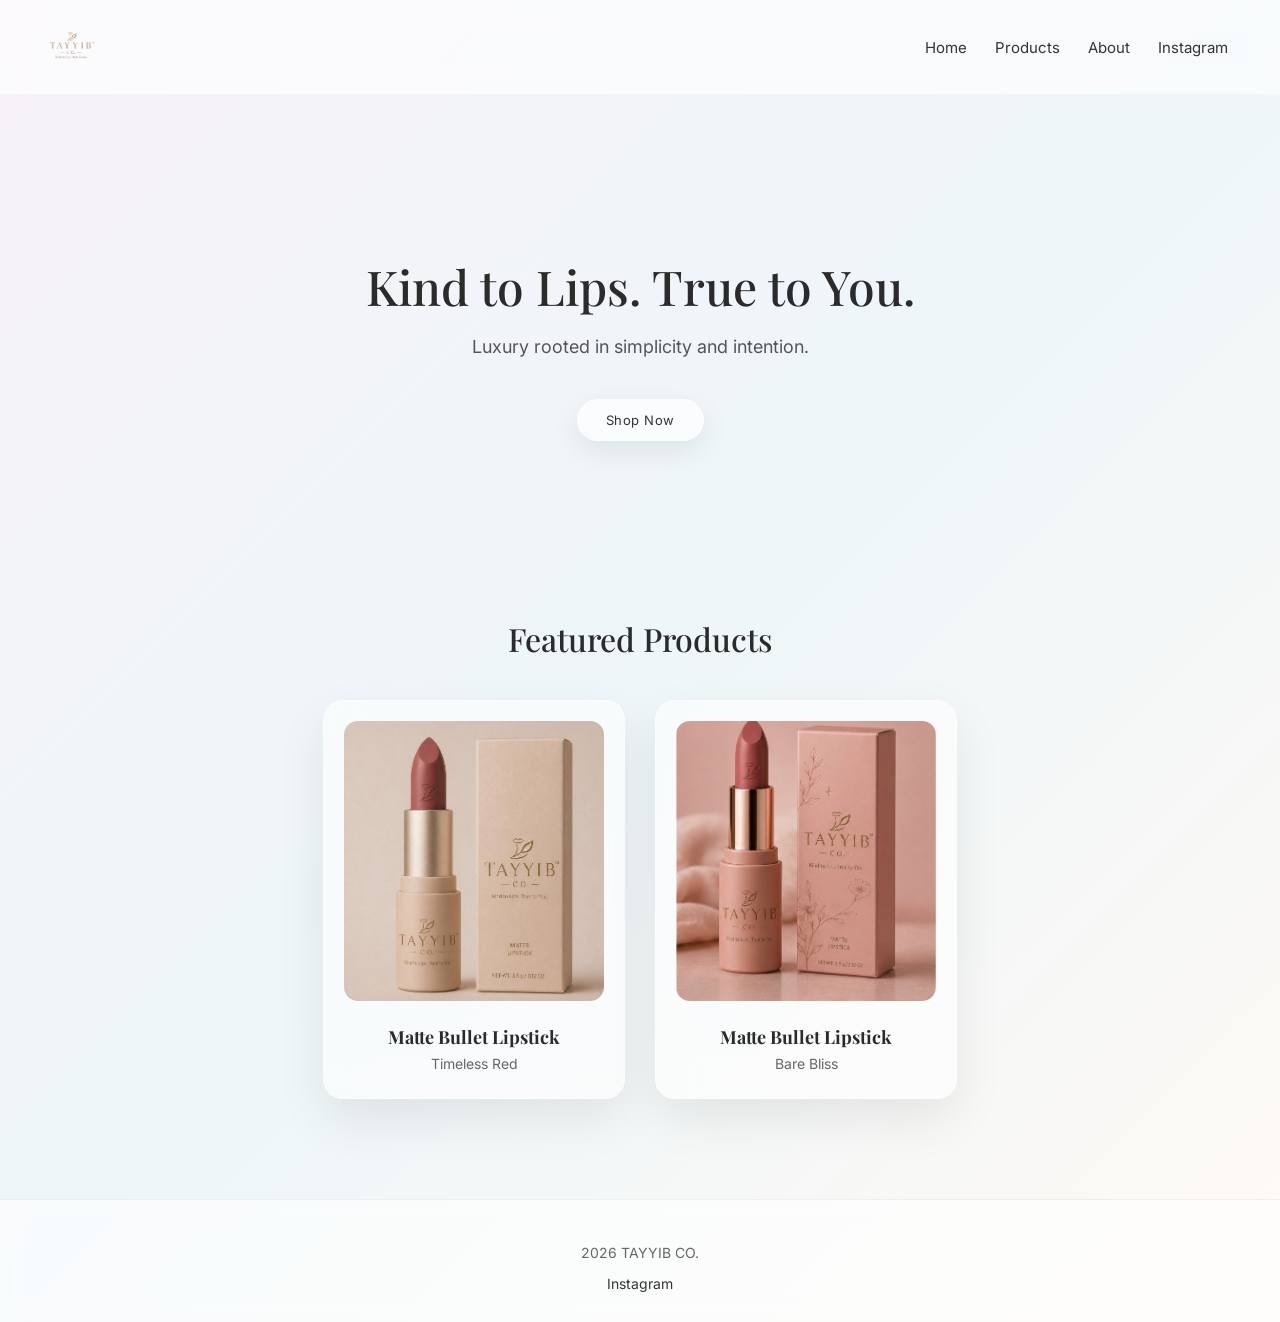
<file: index.html>
<!DOCTYPE html>
<html>
<head>
  <title>TAYYIB CO. | Kind to Lips. True to You.</title>

  <meta name="viewport" content="width=device-width, initial-scale=1.0">
  <meta name="description" content="TAYYIB CO. offers pure, ethical, and thoughtfully crafted beauty products.">

  <!-- Premium Google Font -->
  <link href="https://fonts.googleapis.com/css2?family=Playfair+Display:wght@400;600&family=Inter:wght@300;400&display=swap" rel="stylesheet">
  <link rel="stylesheet" href="style.css">

  <style>
    body {
      margin: 0;
      font-family: "Inter", sans-serif;
      background: linear-gradient(135deg, #f7f2f8, #eef6f9, #fffaf5);
      color: #2b2b2b;
    }

    /* HEADER */
    header {
      display: flex;
      justify-content: space-between;
      align-items: center;
      padding: 20px 40px;
      background: rgba(255,255,255,0.6);
      backdrop-filter: blur(12px);
      position: sticky;
      top: 0;
      z-index: 10;
    }

    .logo img {
      height: 50px;
    }

    nav a {
      margin: 0 12px;
      text-decoration: none;
      color: #333;
      font-weight: 400;
      transition: 0.3s;
    }

    nav a:hover {
      color: #a67c52;
    }

    /* HERO */
    .hero {
      text-align: center;
      padding: 120px 20px 90px;
    }

    .hero h1 {
      font-family: "Playfair Display", serif;
      font-size: 48px;
      margin-bottom: 15px;
      font-weight: 500;
    }

    .hero p {
      font-size: 18px;
      color: #555;
      margin-bottom: 30px;
    }

    .btn {
      display: inline-block;
      padding: 12px 28px;
      border-radius: 30px;
      background: rgba(255,255,255,0.7);
      backdrop-filter: blur(10px);
      border: 1px solid rgba(255,255,255,0.4);
      color: #333;
      text-decoration: none;
      transition: 0.3s;
      box-shadow: 0 10px 30px rgba(0,0,0,0.08);
    }

    .btn:hover {
      transform: translateY(-2px);
      background: rgba(255,255,255,0.9);
    }

    /* FEATURED */
    .featured {
      padding: 60px 20px 100px;
      text-align: center;
    }

    .featured h2 {
      font-family: "Playfair Display", serif;
      font-size: 32px;
      margin-bottom: 40px;
    }

    .grid {
      display: flex;
      justify-content: center;
      gap: 30px;
      flex-wrap: wrap;
    }

    .card {
      width: 260px;
      padding: 20px;
      border-radius: 20px;

      background: rgba(255,255,255,0.55);
      backdrop-filter: blur(16px);
      border: 1px solid rgba(255,255,255,0.4);

      box-shadow: 0 20px 50px rgba(0,0,0,0.08);
      transition: 0.4s ease;
    }

    .card:hover {
      transform: translateY(-6px);
      box-shadow: 0 30px 70px rgba(0,0,0,0.12);
    }

    .card img {
      width: 100%;
      border-radius: 14px;
      margin-bottom: 12px;
    }

    .card h3 {
      font-family: "Playfair Display", serif;
      margin: 8px 0 4px;
      font-size: 18px;
    }

    .card p {
      color: #666;
      font-size: 14px;
    }

    /* FOOTER */
    footer {
      text-align: center;
      padding: 30px;
      font-size: 14px;
      color: #666;
    }

    footer a {
      color: #333;
      text-decoration: none;
    }

    footer a:hover {
      color: #a67c52;
    }

    /* MOBILE */
    @media (max-width: 768px) {
      .hero h1 {
        font-size: 34px;
      }

      header {
        flex-direction: column;
      }
    }
  </style>
</head>

<body>

<header>
  <div class="logo">
    <img src="images/logo.png" alt="TAYYIB CO. Logo">
  </div>

  <nav>
    <a href="index.html">Home</a>
    <a href="products.html">Products</a>
    <a href="about.html">About</a>
    <a href="https://instagram.com/tayyibco.official" target="_blank">Instagram</a>
  </nav>
</header>

<section class="hero">
  <h1>Kind to Lips. True to You.</h1>
  <p>Luxury rooted in simplicity and intention.</p>
  <a href="products.html" class="btn">Shop Now</a>
</section>

<section class="featured">
  <h2>Featured Products</h2>

  <div class="grid">

    <div class="card">
      <img src="images/product1.jpg" alt="Timeless Red">
      <h3>Matte Bullet Lipstick</h3>
      <p>Timeless Red</p>
    </div>

    <div class="card">
      <img src="images/product2.jpg" alt="Bare Bliss">
      <h3>Matte Bullet Lipstick</h3>
      <p>Bare Bliss</p>
    </div>

  </div>
</section>

<footer>
  <p>2026 TAYYIB CO.</p>
  <a href="https://instagram.com/tayyibco.official" target="_blank">Instagram</a>
</footer>

</body>
</html>
</file>
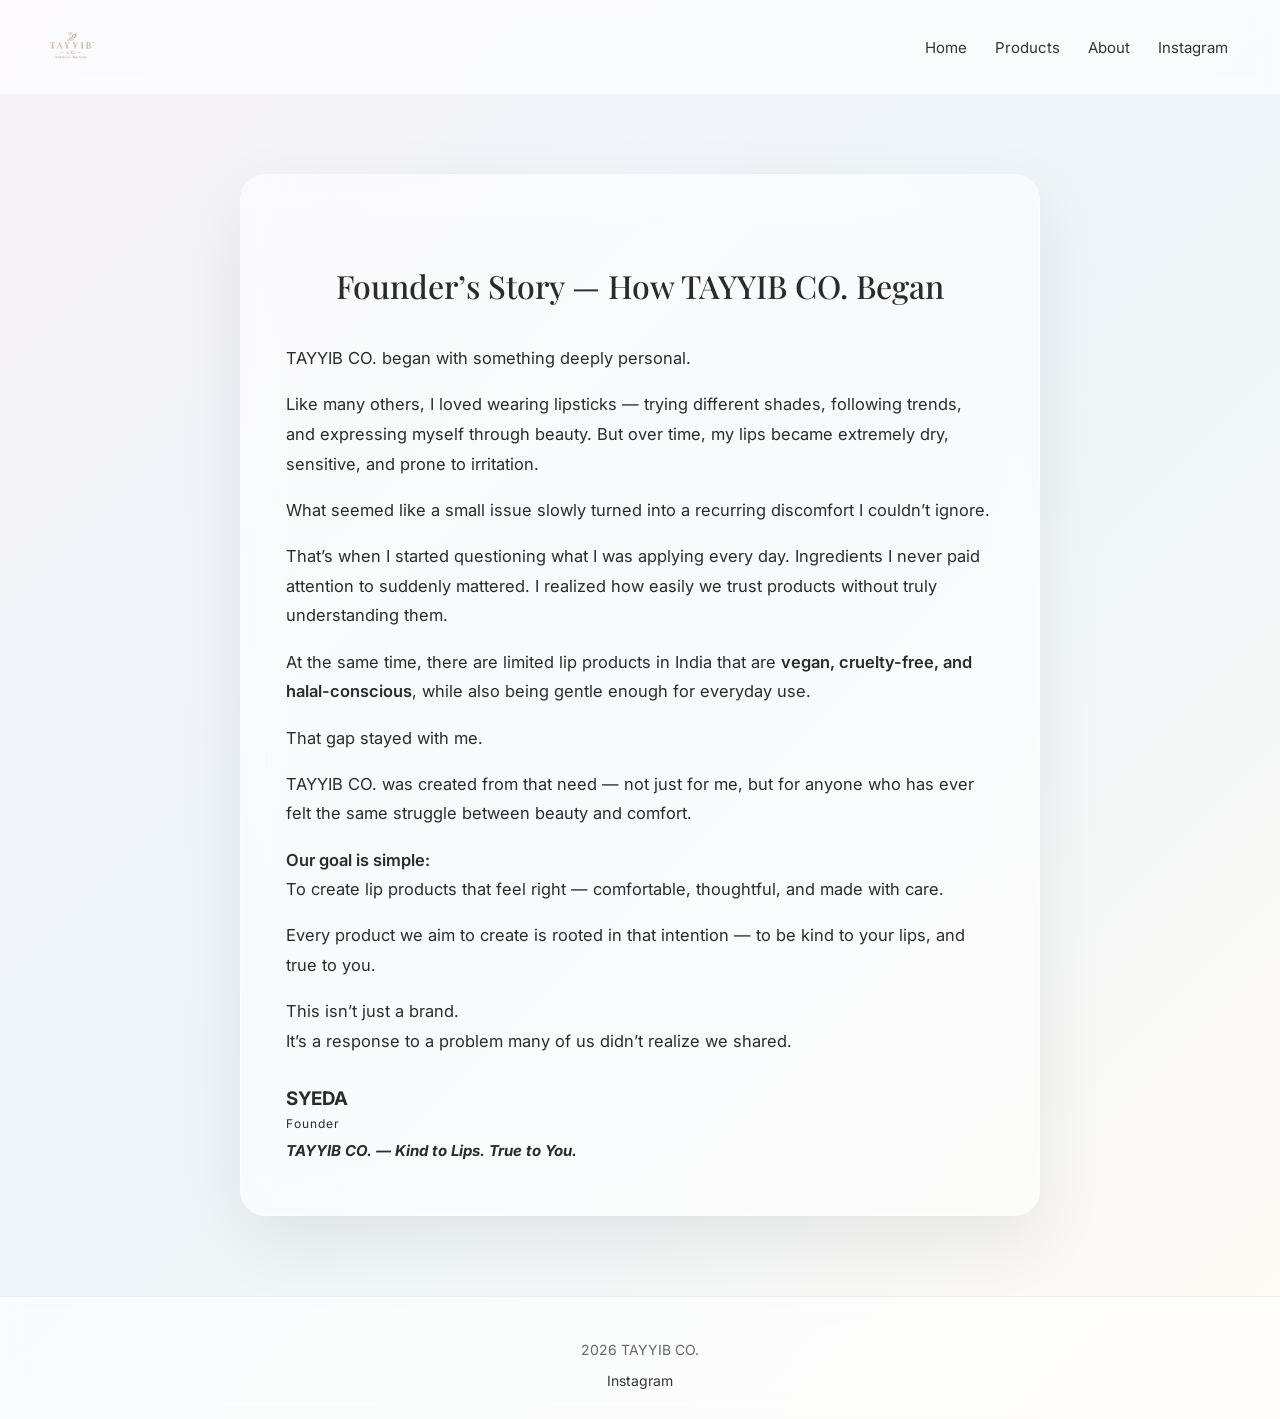
<file: about.html>
<!DOCTYPE html>
<html>
<head>
  <title>TAYYIB CO. | Kind to Lips. True to You.</title>

  <meta name="viewport" content="width=device-width, initial-scale=1.0">
  <meta name="description" content="TAYYIB CO. offers pure, ethical, and thoughtfully crafted beauty products.">

  <!-- Premium Google Font -->
  <link href="https://fonts.googleapis.com/css2?family=Playfair+Display:wght@400;600&family=Inter:wght@300;400&display=swap" rel="stylesheet">

  <link rel="stylesheet" href="style.css">

  <style>
    body {
      margin: 0;
      font-family: "Inter", sans-serif;
      background: linear-gradient(135deg, #f7f2f8, #eef6f9, #fffaf5);
      color: #2b2b2b;
    }

    header {
      display: flex;
      justify-content: space-between;
      align-items: center;
      padding: 20px 40px;
      background: rgba(255,255,255,0.6);
      backdrop-filter: blur(10px);
      position: sticky;
      top: 0;
      z-index: 10;
    }

    .logo img {
      height: 50px;
    }

    nav a {
      margin: 0 12px;
      text-decoration: none;
      color: #333;
      font-weight: 400;
    }

    nav a:hover {
      color: #a67c52;
    }

    /* ABOUT SECTION LUXURY STYLE */
    .content {
      display: flex;
      justify-content: center;
      padding: 80px 20px;
    }

    .glass-card {
      max-width: 900px;
      padding: 55px 45px;
      border-radius: 26px;

      background: rgba(255, 255, 255, 0.55);
      backdrop-filter: blur(18px);
      -webkit-backdrop-filter: blur(18px);

      border: 1px solid rgba(255, 255, 255, 0.4);
      box-shadow: 0 25px 70px rgba(0, 0, 0, 0.08);
    }

    .glass-card h2 {
      font-family: "Playfair Display", serif;
      font-size: 32px;
      text-align: center;
      margin-bottom: 30px;
      font-weight: 500;
    }

    .glass-card p {
      font-size: 16.5px;
      line-height: 1.8;
      margin-bottom: 14px;
    }

    .highlight {
      font-weight: 600;
    }

    .signature {
  text-align: left;
  margin-top: 25px;
}

.signature p {
  margin: 0;
  line-height: 1.2;
}

.signature .name {
  font-family: 'Playfair Display', serif;
  font-size: 18px;
  letter-spacing: 1px;
  font-weight: 600;
  margin-bottom: 2px;
}

.signature .role {
  font-size: 14px;
  color: #666;
  margin-top: 0;
}

.signature .brand {
  margin-top: 10px;
  font-size: 15px;
  font-weight: 700;
  font-style: italic;
  color: #222;
}
    footer {
      text-align: center;
      padding: 30px;
      font-size: 14px;
      color: #666;
    }

    footer a {
      color: #333;
      text-decoration: none;
    }

    footer a:hover {
      color: #a67c52;
    }

    @media (max-width: 768px) {
      header {
        flex-direction: column;
      }

      .glass-card {
        padding: 30px 20px;
      }

      .glass-card h2 {
        font-size: 26px;
      }
    }
  </style>
</head>

<body>

<header>
  <div class="logo">
    <img src="images/logo.png" alt="TAYYIB CO. Logo">
  </div>

  <nav>
    <a href="index.html">Home</a>
    <a href="products.html">Products</a>
    <a href="about.html">About</a>
    <a href="https://instagram.com/tayyibco.official" target="_blank">Instagram</a>
  </nav>
</header>

<section class="content">

  <div class="glass-card">

    <h2>Founder’s Story — How TAYYIB CO. Began</h2>

    <p>
      TAYYIB CO. began with something deeply personal.
    </p>

    <p>
      Like many others, I loved wearing lipsticks — trying different shades,
      following trends, and expressing myself through beauty. But over time,
      my lips became extremely dry, sensitive, and prone to irritation.
    </p>

    <p>
      What seemed like a small issue slowly turned into a recurring discomfort I couldn’t ignore.
    </p>

    <p>
      That’s when I started questioning what I was applying every day. Ingredients I never
      paid attention to suddenly mattered. I realized how easily we trust products without
      truly understanding them.
    </p>

    <p>
      At the same time, there are limited lip products in India that are
      <span class="highlight">vegan, cruelty-free, and halal-conscious</span>,
      while also being gentle enough for everyday use.
    </p>

    <p>
      That gap stayed with me.
    </p>

    <p>
      TAYYIB CO. was created from that need — not just for me, but for anyone who has
      ever felt the same struggle between beauty and comfort.
    </p>

    <p>
      <span class="highlight">Our goal is simple:</span><br>
      To create lip products that feel right — comfortable, thoughtful, and made with care.
    </p>

    <p>
      Every product we aim to create is rooted in that intention — to be kind to your lips,
      and true to you.
    </p>

    <p>
      This isn’t just a brand.<br>
      It’s a response to a problem many of us didn’t realize we shared.
    </p>

   <div class="signature">
  <h3 style="margin: 0 0 2px 0;">SYEDA</h3>
  <p style="margin: 0; font-size: 12px; letter-spacing: 1px;">Founder</p>
  <p style="margin-top: 10px; font-size: 15px;">
    <b><i>TAYYIB CO. — Kind to Lips. True to You.</i></b>
  </p>
</div>
</div>
    
</section>

<footer>
  <p>2026 TAYYIB CO.</p>
  <a href="https://instagram.com/tayyibco.official" target="_blank">Instagram</a>
</footer>

</body>
</html>
</file>
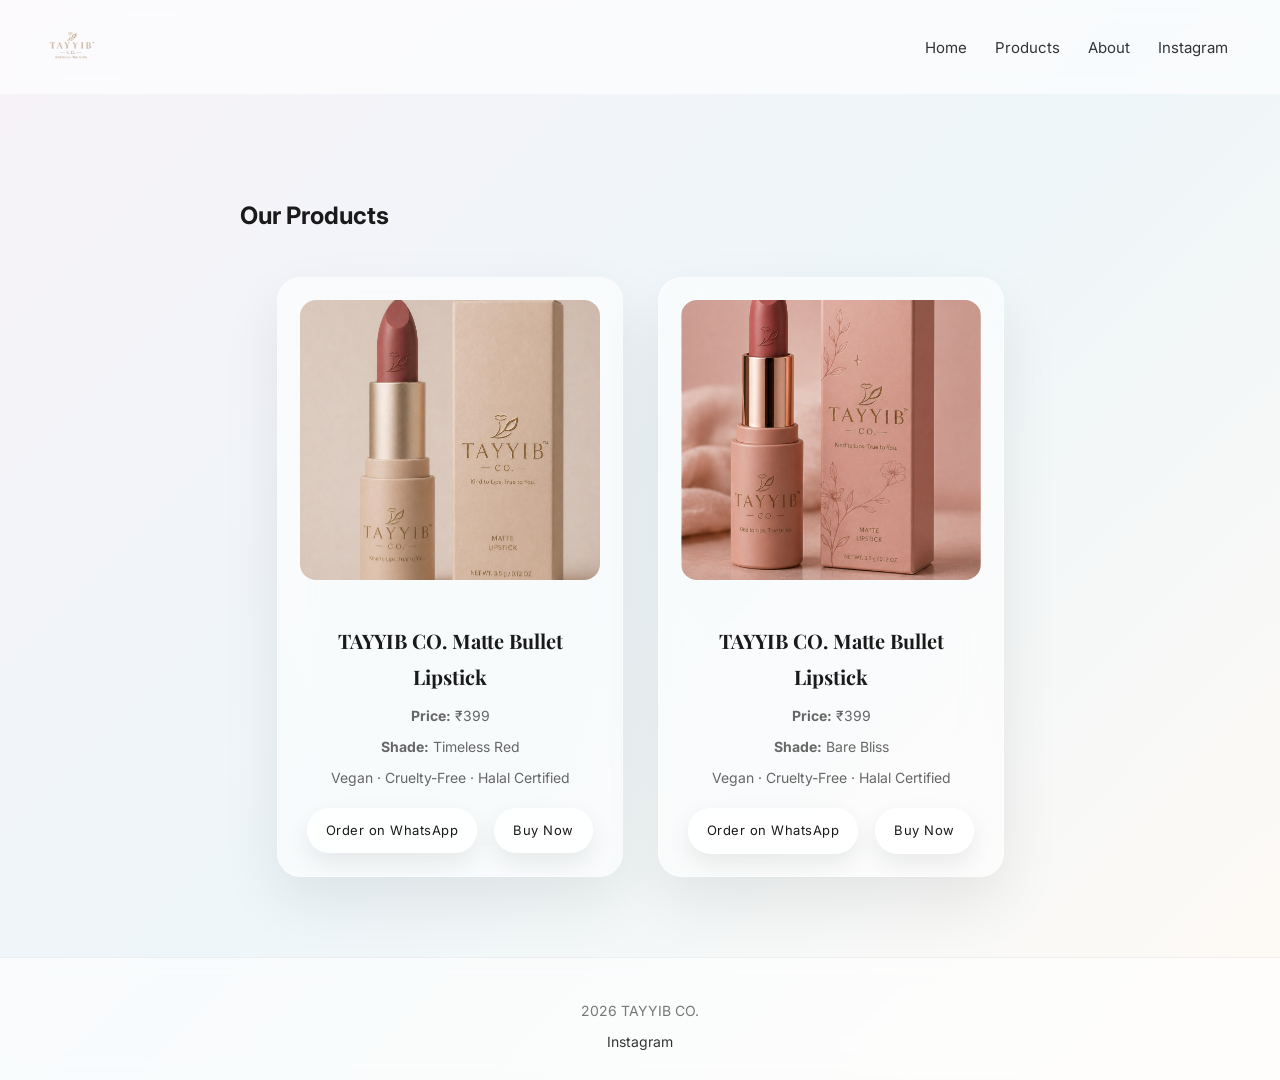
<file: products.html>
<!DOCTYPE html>
<html>
<head>
  <title>TAYYIB CO. | Kind to Lips. True to You.</title>

  <meta name="viewport" content="width=device-width, initial-scale=1.0">
  <meta name="description" content="TAYYIB CO. offers pure, ethical, and thoughtfully crafted beauty products.">

  <!-- Premium Google Font -->
  <link href="https://fonts.googleapis.com/css2?family=Playfair+Display:wght@400;600&family=Inter:wght@300;400&display=swap" rel="stylesheet">

  <link rel="stylesheet" href="style.css">
  <style>
header {
  display: flex;
  justify-content: space-between;
  align-items: center;
  padding: 20px 40px;
  background: rgba(255,255,255,0.6);
  backdrop-filter: blur(10px);
  position: sticky;
  top: 0;
  z-index: 10;
}

.logo img {
  height: 50px;
}

nav a {
  margin: 0 12px;
  text-decoration: none;
  color: #333;
  font-weight: 400;
}

nav a:hover {
  color: #a67c52;
}
</style>
</head>
<body>

<header>
  <div class="logo">
  <img src="images/logo.png" alt="TAYYIB CO. Logo">
</div>
  <nav>
  <a href="index.html">Home</a>
  <a href="products.html">Products</a>
  <a href="about.html">About</a>
  <a href="https://instagram.com/tayyibco.official" target="_blank">Instagram</a>
</nav>
</header>

<section class="content">
  <h2>Our Products</h2>

  <div class="grid">

    <!-- Product 1 -->
    <div class="card">
      <img src="images/product1.jpg">
      
      <h3>TAYYIB CO. Matte Bullet Lipstick</h3>
      <p><strong>Price:</strong> ₹399</p>
      <p><strong>Shade:</strong> Timeless Red</p>
      <p>Vegan · Cruelty-Free · Halal Certified</p>

      <a href="https://wa.me/917086433960?text=Hi%20TAYYIB%20CO.%2C%20I%20would%20love%20to%20order%20the%20Matte%20Bullet%20Lipstick%20in%20Timeless%20Red.%20It%20looks%20beautiful%20✨"
         class="btn">
         Order on WhatsApp
      </a>

      <a href="https://rzp.io/l/yourpaymentlink" class="btn">Buy Now</a>
    </div>


    <!-- Product 2 -->
    <div class="card">
      <img src="images/product2.jpg">
      
      <h3>TAYYIB CO. Matte Bullet Lipstick</h3>
      <p><strong>Price:</strong> ₹399</p>
      <p><strong>Shade:</strong> Bare Bliss</p>
      <p>Vegan · Cruelty-Free · Halal Certified</p>

      <a href="https://wa.me/917086433960?text=Hi%20TAYYIB%20CO.%2C%20I%20would%20love%20to%20order%20the%20Matte%20Bullet%20Lipstick%20in%20Bare%20Bliss.%20It%20looks%20so%20elegant%20✨"
         class="btn">
         Order on WhatsApp
      </a>

      <a href="https://rzp.io/l/yourpaymentlink" class="btn">Buy Now</a>
    </div>

  </div>

</section>

<footer>
  <p>2026 TAYYIB CO.</p>
  <a href="https://instagram.com/tayyibco.official" target="_blank">
    Instagram
  </a>
</footer>

</body>
</html>
</file>
<file: style.css>
/* =========================
   GLOBAL LUXURY THEME
========================= */

body {
  margin: 0;
  font-family: 'Inter', sans-serif;
  color: #1a1a1a;

  /* soft pastel luxury background */
  background: linear-gradient(135deg, #f7f2f8, #eef6f9, #fffaf5);
}

/* =========================
   HEADER (GLASS EFFECT)
========================= */

header {
  display: flex;
  justify-content: space-between;
  align-items: center;

  padding: 20px 40px;

  background: rgba(255, 255, 255, 0.6);
  backdrop-filter: blur(12px);

  position: sticky;
  top: 0;
  z-index: 100;
}

.logo img {
  height: 50px;
}

nav a {
  margin: 0 12px;
  font-size: 15px;
  color: #333;
  font-weight: 400;
  transition: 0.3s;
}
nav a:hover {
  color: #a67c52;
}

/* =========================
   HERO SECTION
========================= */

.hero {
  text-align: center;
  padding: 140px 20px;
}

.hero h1 {
  font-family: 'Playfair Display', serif;
  font-size: 52px;
  font-weight: 500;
  margin-bottom: 10px;
}

.hero p {
  color: #666;
  font-size: 16px;
}

/* =========================
   BUTTON SYSTEM (LUXURY CAPSULE)
========================= */

.btn {
  display: inline-block;
  margin-top: 12px;
  margin-right: 6px;
  margin-left: 6px;

  padding: 10px 18px;
  border-radius: 30px;

  background: rgba(255,255,255,0.7);
  backdrop-filter: blur(10px);
  -webkit-backdrop-filter: blur(10px);

  border: 1px solid rgba(255,255,255,0.4);

  text-decoration: none;
  color: #1a1a1a;
  font-size: 13px;
  letter-spacing: 0.5px;

  box-shadow: 0 10px 25px rgba(0,0,0,0.08);
  transition: 0.3s ease;
}

.btn:hover {
  transform: translateY(-2px);
  background: rgba(255,255,255,0.95);
}

/* =========================
   FEATURED SECTION
========================= */

.featured {
  padding: 80px 50px;
  text-align: center;
}

.featured h2 {
  font-family: 'Playfair Display', serif;
  font-size: 34px;
  font-weight: 500;
}

/* =========================
   GRID SYSTEM
========================= */

.grid {
  display: flex;
  justify-content: center;
  gap: 35px;
  margin-top: 40px;
  flex-wrap: wrap;
}

/* =========================
   PRODUCT CARD (LUXURY GLASS)
========================= */

.card {
  width: 300px;
  padding: 22px;
  border-radius: 24px;

  background: rgba(255,255,255,0.55);
  backdrop-filter: blur(18px);
  -webkit-backdrop-filter: blur(18px);

  border: 1px solid rgba(255,255,255,0.4);

  box-shadow: 0 25px 60px rgba(0,0,0,0.08);

  transition: 0.4s ease;
  text-align: center;
}

.card:hover {
  transform: translateY(-6px);
  box-shadow: 0 35px 80px rgba(0,0,0,0.12);
}

.card img {
  width: 100%;
  height: 280px;
  object-fit: cover;
  border-radius: 16px;
  margin-bottom: 14px;
}

.card h3 {
  font-family: 'Playfair Display', serif;
  font-size: 20px;
  margin-bottom: 8px;
}

.card p {
  font-size: 14px;
  color: #666;
  margin: 6px 0;
}

/* =========================
   CONTENT (ABOUT PAGE)
========================= */

.content {
  padding: 80px 50px;
  max-width: 800px;
  margin: auto;
  line-height: 1.8;
}

/* =========================
   FOOTER
========================= */

footer {
  text-align: center;
  padding: 30px;

  background: rgba(255,255,255,0.6);
  backdrop-filter: blur(10px);

  border-top: 1px solid rgba(0,0,0,0.05);

  color: #777;
  font-size: 14px;
}

footer a {
  color: #333;
  text-decoration: none;
}

footer a:hover {
  color: #a67c52;
}

/* =========================
   MOBILE RESPONSIVE
========================= */

@media (max-width: 768px) {

  header {
    padding: 15px 20px;
    flex-direction: column;
  }

  nav {
    margin-top: 20px;
  }

  .hero h1 {
    font-size: 34px;
  }

  .grid {
    flex-direction: column;
    align-items: center;
  }

  .featured {
    padding: 60px 20px;
  }

  .content {
    padding: 50px 20px;
  }
}
.signature {
  text-align: left;
  margin-top: 25px;
}

.signature p {
  margin: 0;
  line-height: 1.2;
}

.signature .name {
  font-family: 'Playfair Display', serif;
  font-size: 16px;
  letter-spacing: 1px;
  font-weight: 500;
  margin-bottom: 0;
}
.signature .role {
  font-size: 14px;
  color: #666;
  margin-top: 0;
}

.signature .brand {
  margin-top: 10px;
  font-size: 15px;
  font-weight: 700;
  font-style: italic;
  color: #222;
}
</file>
